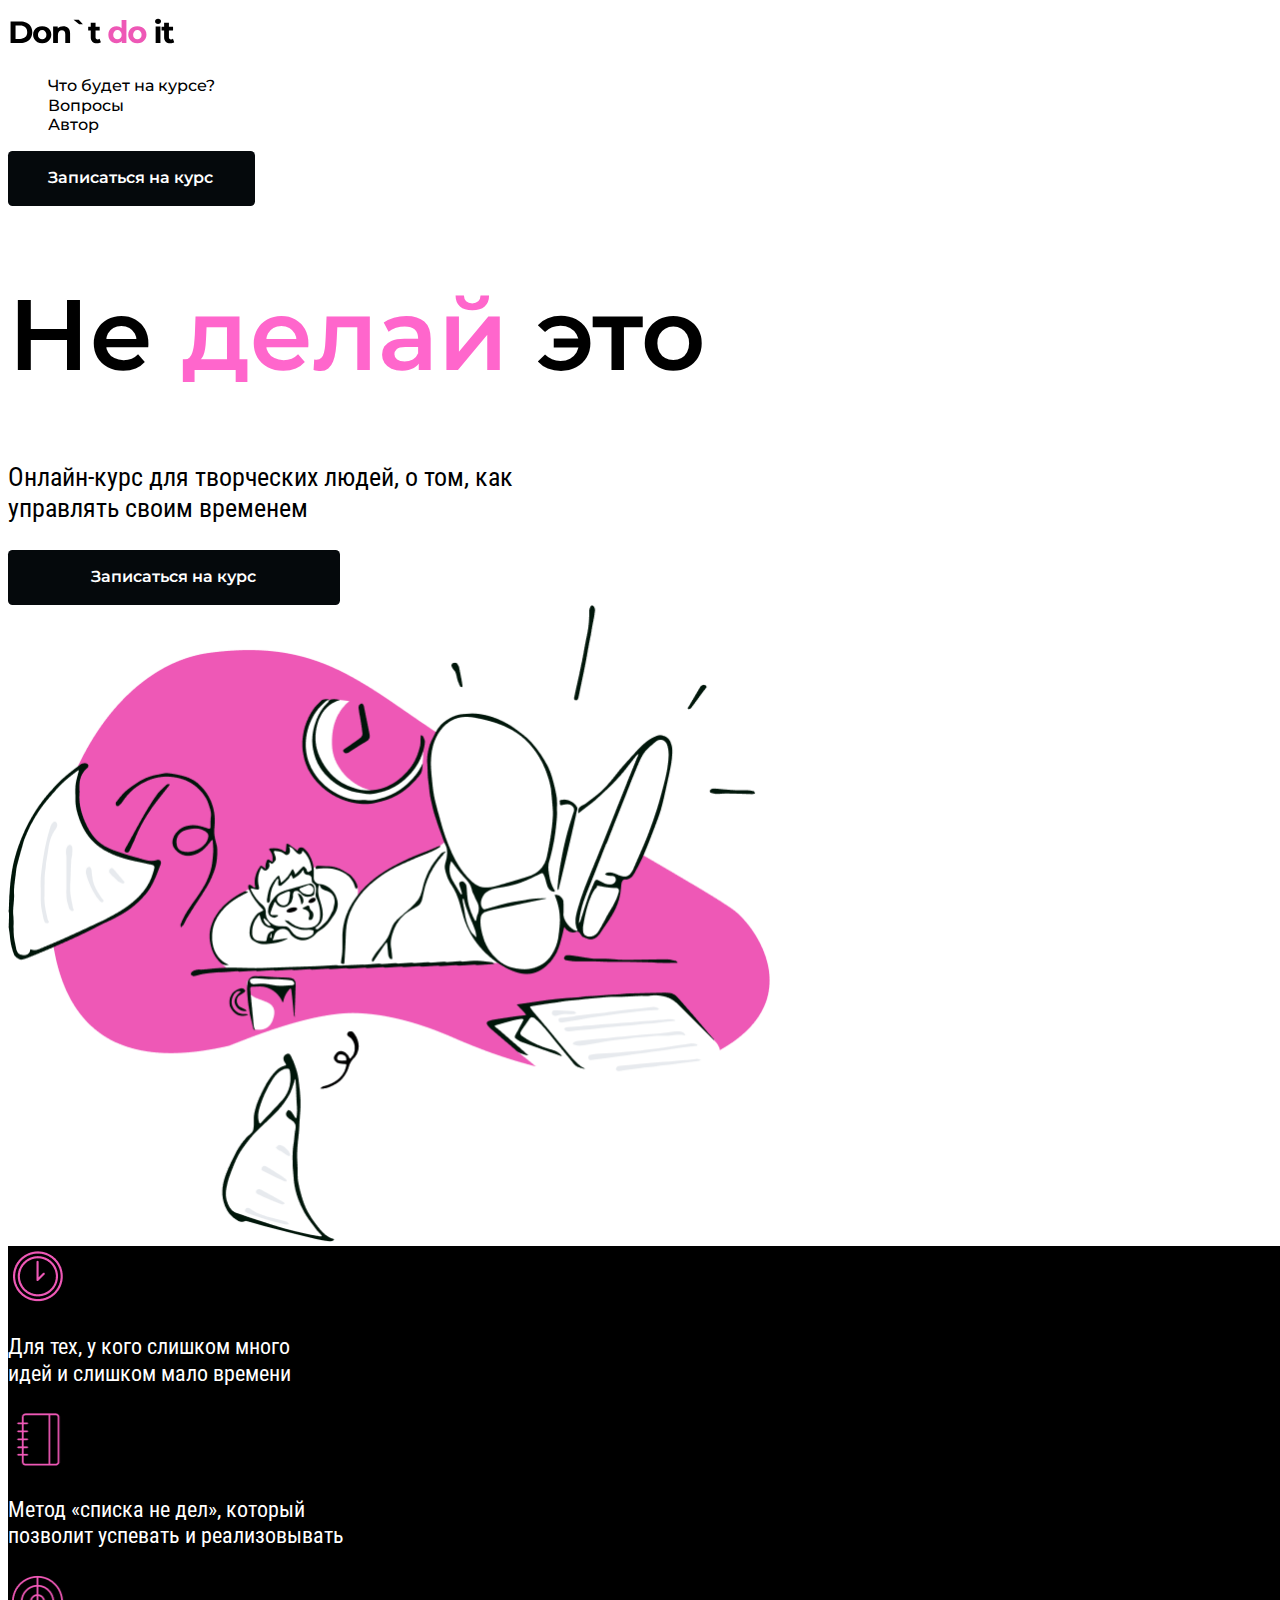
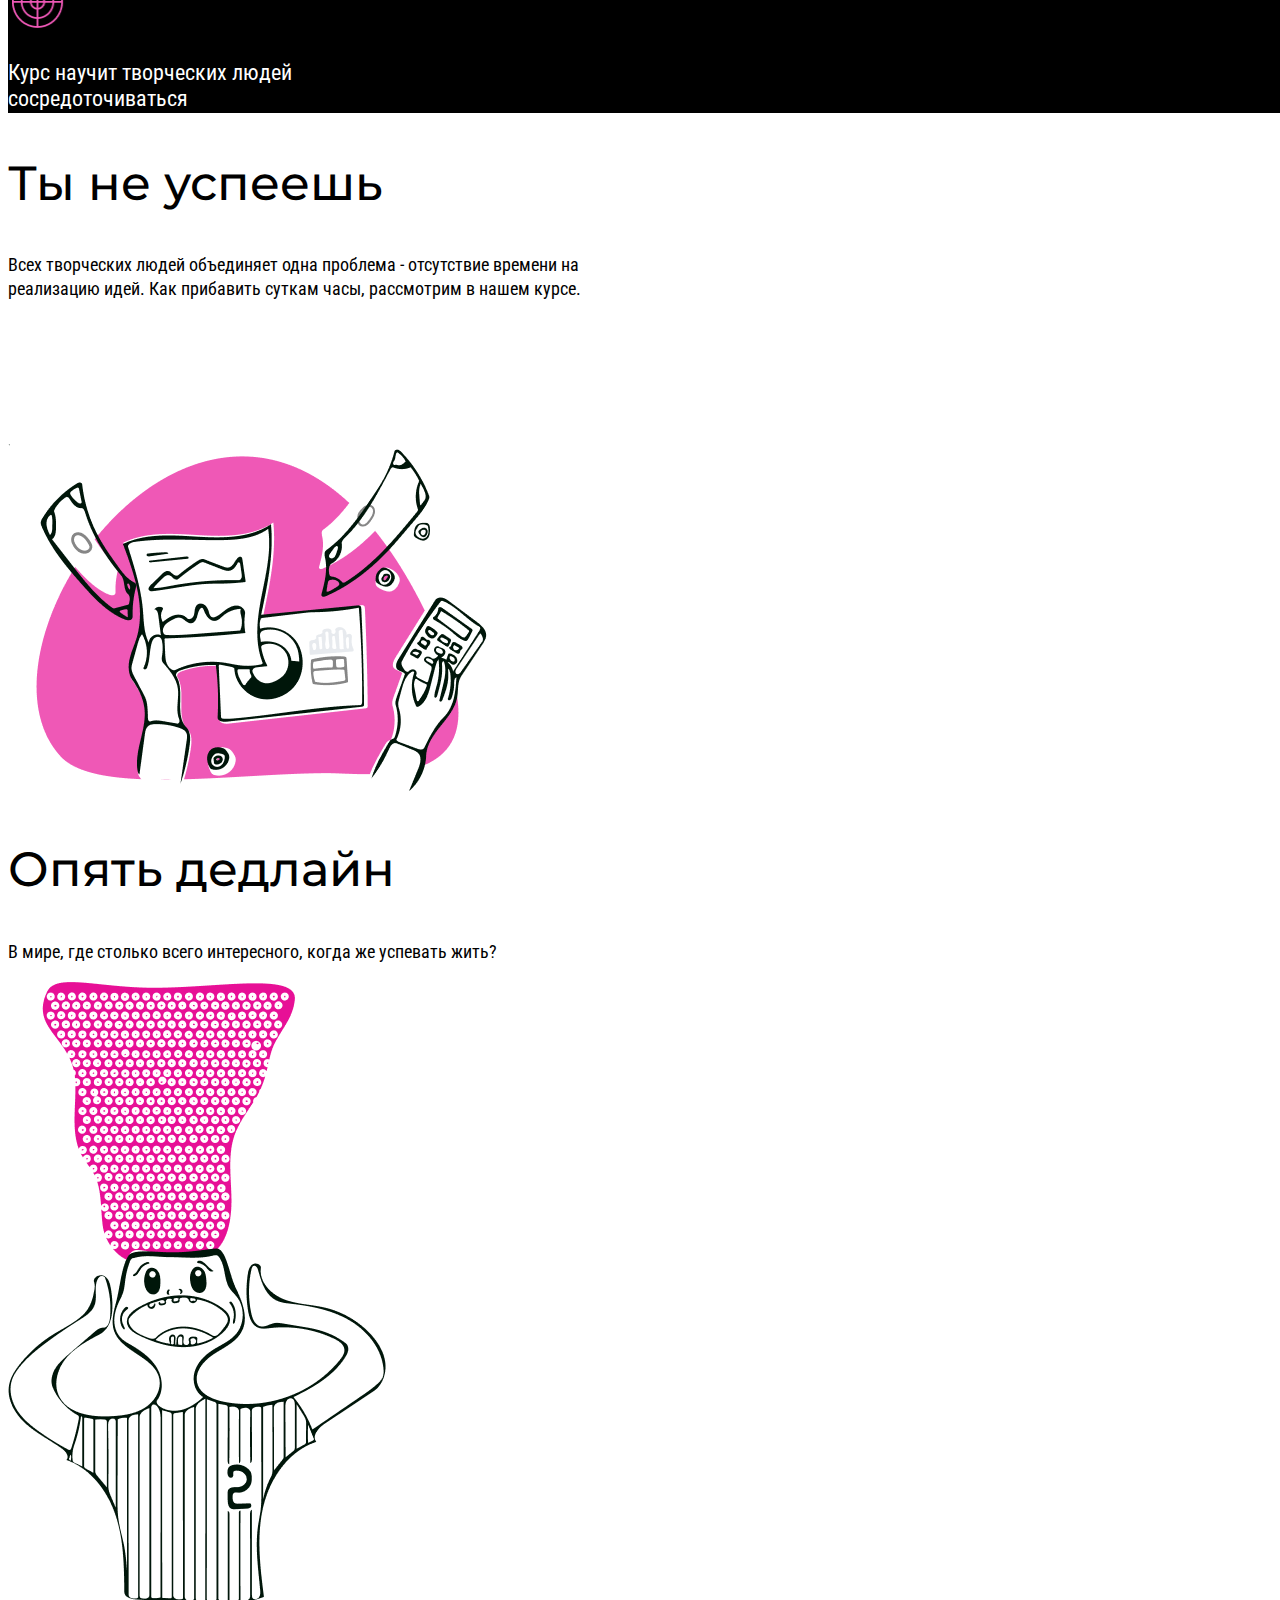
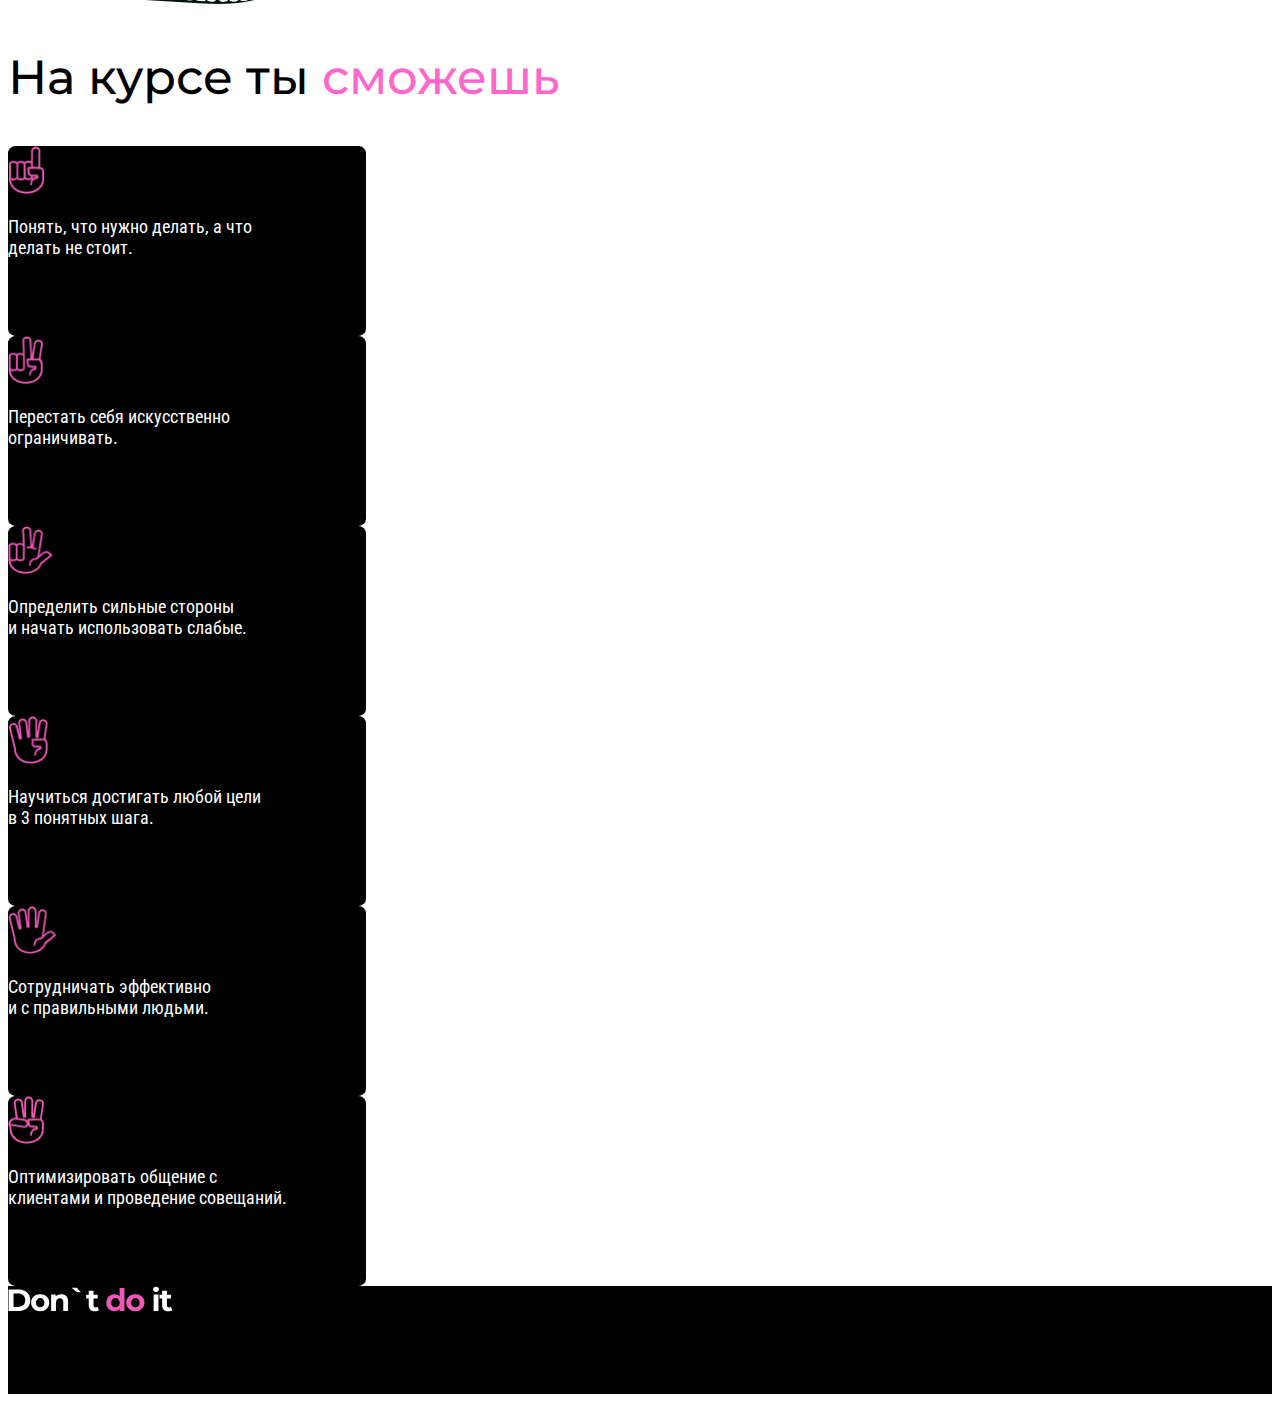
<file: lw5/index.html>
<!DOCTYPE html>
<html lang="ru">
<head>
   	<meta charset="utf-8">
	<title>Don't do it</title>
	<link href="css/style.css" rel="stylesheet" type="text/css">
	<link href="https://fonts.googleapis.com/css2?family=Montserrat:wght@500;600;700&family=Noto+Sans:wght@700&family=Roboto+Condensed&display=swap" rel="stylesheet">
</head>
<body>

  <div class= "header">
    <img src="images/Frame_84.svg" alt="logo">
    <ul class= "header__menu">
      <li>Что будет на курсе?</li>
      <li>Вопросы</li>
      <li>Автор</li>
    </ul>	
    <div class= "button header__button">
      <p class= "button__text">Записаться на курс</p>
    </div>
  </div>

  <div class= "registration">
  	<h1 class= "registration__text">Не <span class= "colortext registration__colortext">делай</span> это</h1>
  	<p class= "registration__description">Онлайн-курс для творческих людей, о том, как<br>
  	управлять своим временем </p>
  	<div class= "button registration__button">
  	  <p class= "button__text_second">Записаться на курс</p>
  	</div>
  	<img class= "registration__illustration" src="images/Done.png" alt="a person is resting">
  </div>

  <div class= "focus">
    <div class= "time">
      <img class= "icon time__icon" src="images/Time.png" alt="time">
      <p class= "txt time__txt">Для тех, у кого слишком много<br>идей и слишком мало времени</p>
    </div>
    <div class= "notebook">
      <img class= "icon notebook__icon" src="images/notebook.png" alt="notebook">
      <p class= "txt notebook__txt">Метод «списка не дел», который<br>позволит успевать и реализовывать</p>
    </div>
    <div class= "target">
      <img class= "icon target__icon" src="images/target.png" alt="target">
      <p class= "txt target__txt">Курс научит творческих людей<br>сосредоточиваться</p>
    </div>
  </div>

  <div class= "reasoning">
  	<div class= "reasoning__time">
  	  <h2 class= "title time__title">Ты не успеешь</h2>
  	  <p class= "info time__info">Всех творческих людей объединяет одна проблема - отсутствие времени на<br>реализацию идей. Как прибавить суткам часы, рассмотрим в нашем курсе.</p>
  	  <img src="images/Finances.png" alt="finances">
  	</div>
  	<div class= "reasoning__deadline">
  	  <h2 class= "title deadline__title">Опять дедлайн</h2>
  	  <p class= "info deadline__info">В мире, где столько всего интересного, когда же успевать жить?</p>
  	  <img src="images/Mind_Blowing.png" alt="Mind Blowing">
  	</div>

    <div class= "opportunities">
  	  <h2 class= "opportunities__title">На курсе ты <span class= "colortext">cможешь</span></h2>
      <div class= "opportunities__list">
	    <div class= "item">    
      	  <img class= "item__hand_first" src="images/first.png" alt="first">
      	  <p>Понять, что нужно делать, а что <br>делать не стоит.</p>
        </div>
        <div class= "item"> 
       	  <img class= "item__hand_second" src="images/second.png" alt="second">
      	  <p>Перестать себя искусственно <br>ограничивать.</p>
        </div>
        <div class= "item">
      	  <img class= "item__hand_third" src="images/third.png" alt="third">
      	  <p>Определить сильные стороны <br>и начать использовать слабые.</p>
        </div>
        <div class= "item">
      	  <img class= "item__hand_fourth" src="images/fourth.png" alt="fourth">
      	  <p>Научиться достигать любой цели <br>в 3 понятных шага.</p>	
        </div>
        <div class= "item">
      	  <img class= "item__hand_fifth" src="images/fifth.png" alt="fifth">
      	  <p>Сотрудничать эффективно <br>и с правильными людьми.</p>	
        </div>
        <div class= "item">
      	  <img class= "item__hand_sixth" src="images/sixth.png" alt="sixth">
      	  <p>Оптимизировать общение с <br>клиентами и проведение совещаний.</p>	
        </div>
      </div>
    </div>
  </div>

  <div class= "footer">
  	<img src="images/logo.svg" alt="logo">
  </div>

</body>
</html>
</file>
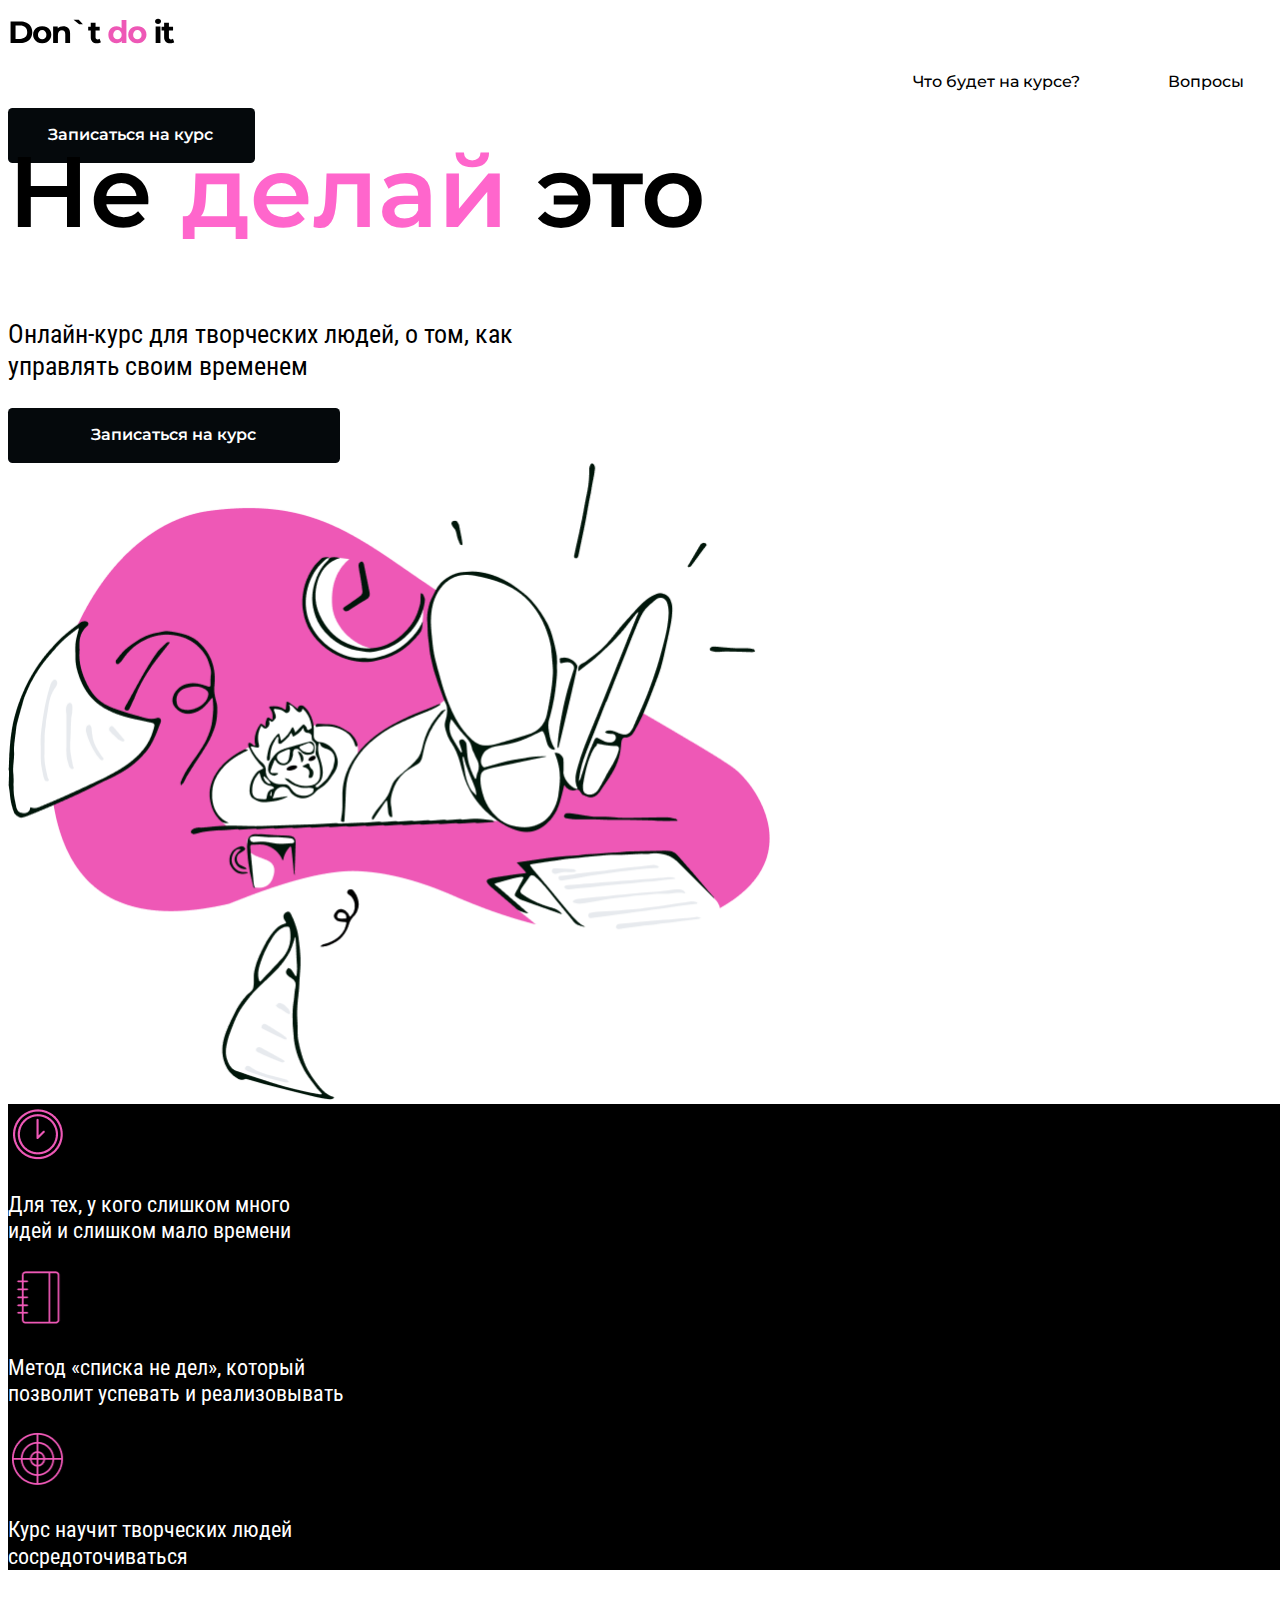
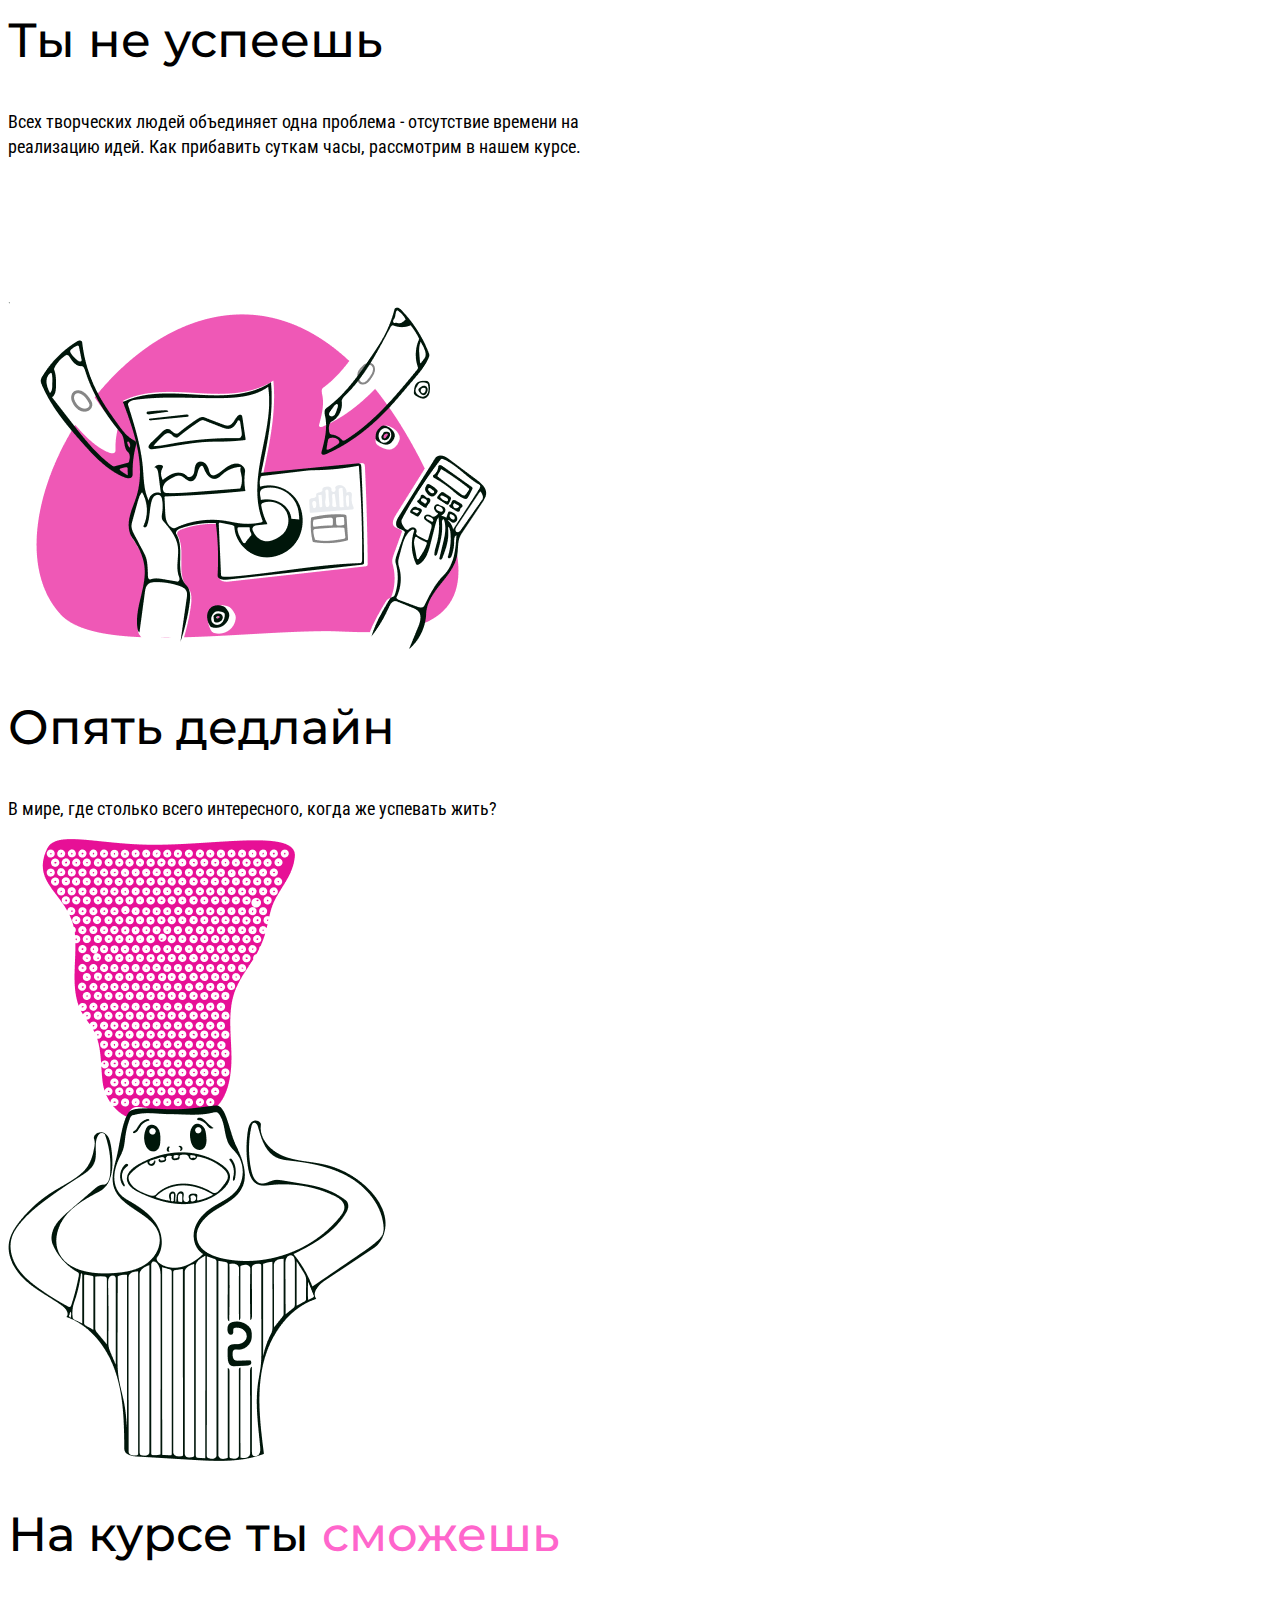
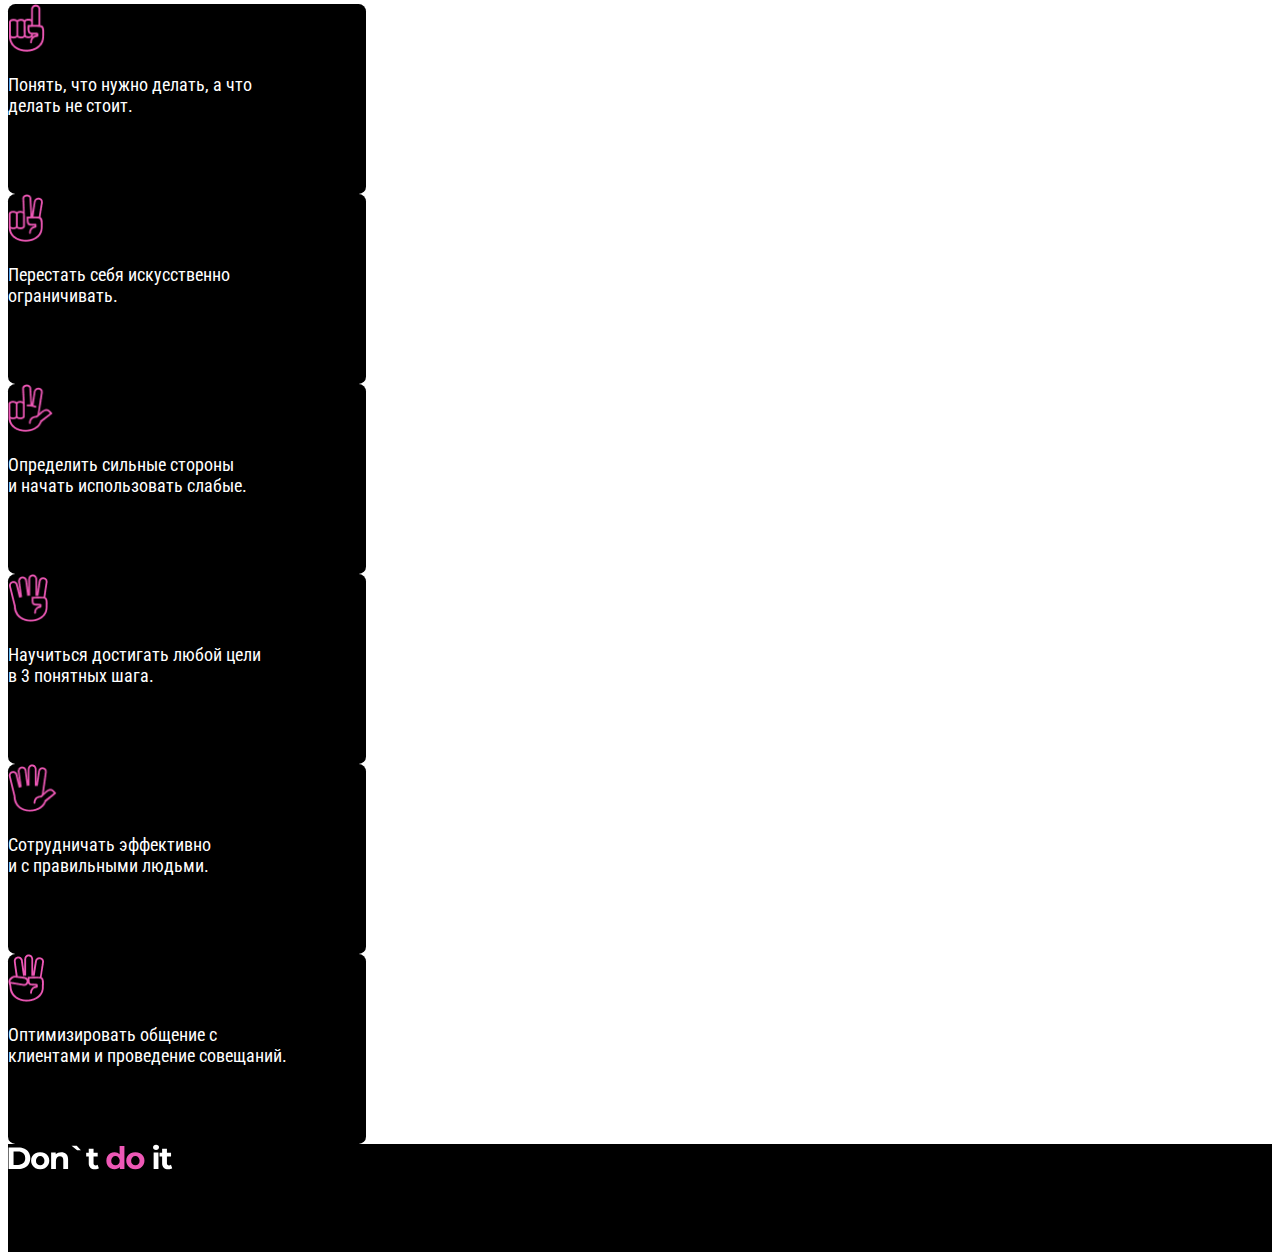
<file: lw6/index.html>
<!DOCTYPE html>
<html lang="ru">
<head>
   	<meta charset="utf-8">
	<title>Don't do it</title>
	<link href="css/style.css" rel="stylesheet" type="text/css">
	<link href="https://fonts.googleapis.com/css2?family=Montserrat:wght@500;600;700&family=Noto+Sans:wght@700&family=Roboto+Condensed&display=swap" rel="stylesheet">
</head>
<body>

  <div class= "header">
    <img class="header__logo" src="images/Frame_84.svg" alt="logo">
    <ul class= "header__menu">
      <li>Что будет на курсе?</li>
      <li>Вопросы</li>
      <li>Автор</li>
    </ul>	
    <div class= "button header__button">
      <p class= "button__text">Записаться на курс</p>
    </div>
  </div>

  <div class= "registration">
  	<h1 class= "registration__text">Не <span class= "colortext registration__colortext">делай</span> это</h1>
  	<p class= "registration__description">Онлайн-курс для творческих людей, о том, как<br>
  	управлять своим временем </p>
  	<div class= "button registration__button">
  	  <p class= "button__text_second">Записаться на курс</p>
  	</div>
  	<img class= "registration__illustration" src="images/Done.png" alt="a person is resting">
  </div>

  <div class= "focus">
    <div class= "time">
      <img class= "icon time__icon" src="images/Time.png" alt="time">
      <p class= "txt time__txt">Для тех, у кого слишком много<br>идей и слишком мало времени</p>
    </div>
    <div class= "notebook">
      <img class= "icon notebook__icon" src="images/notebook.png" alt="notebook">
      <p class= "txt notebook__txt">Метод «списка не дел», который<br>позволит успевать и реализовывать</p>
    </div>
    <div class= "target">
      <img class= "icon target__icon" src="images/target.png" alt="target">
      <p class= "txt target__txt">Курс научит творческих людей<br>сосредоточиваться</p>
    </div>
  </div>

  <div class= "reasoning">
  	<div class= "reasoning__time">
  	  <h2 class= "title time__title">Ты не успеешь</h2>
  	  <p class= "info time__info">Всех творческих людей объединяет одна проблема - отсутствие времени на<br>реализацию идей. Как прибавить суткам часы, рассмотрим в нашем курсе.</p>
  	  <img src="images/Finances.png" alt="finances">
  	</div>
  	<div class= "reasoning__deadline">
  	  <h2 class= "title deadline__title">Опять дедлайн</h2>
  	  <p class= "info deadline__info">В мире, где столько всего интересного, когда же успевать жить?</p>
  	  <img src="images/Mind_Blowing.png" alt="Mind Blowing">
  	</div>

    <div class= "opportunities">
  	  <h2 class= "opportunities__title">На курсе ты <span class= "colortext">cможешь</span></h2>
      <div class= "opportunities__list">
	    <div class= "item">    
      	  <img class= "item__hand_first" src="images/first.png" alt="first">
      	  <p>Понять, что нужно делать, а что <br>делать не стоит.</p>
        </div>
        <div class= "item"> 
       	  <img class= "item__hand_second" src="images/second.png" alt="second">
      	  <p>Перестать себя искусственно <br>ограничивать.</p>
        </div>
        <div class= "item">
      	  <img class= "item__hand_third" src="images/third.png" alt="third">
      	  <p>Определить сильные стороны <br>и начать использовать слабые.</p>
        </div>
        <div class= "item">
      	  <img class= "item__hand_fourth" src="images/fourth.png" alt="fourth">
      	  <p>Научиться достигать любой цели <br>в 3 понятных шага.</p>	
        </div>
        <div class= "item">
      	  <img class= "item__hand_fifth" src="images/fifth.png" alt="fifth">
      	  <p>Сотрудничать эффективно <br>и с правильными людьми.</p>	
        </div>
        <div class= "item">
      	  <img class= "item__hand_sixth" src="images/sixth.png" alt="sixth">
      	  <p>Оптимизировать общение с <br>клиентами и проведение совещаний.</p>	
        </div>
      </div>
    </div>
  </div>

  <div class= "footer">
  	<img src="images/logo.svg" alt="logo">
  </div>

</body>
</html>
</file>
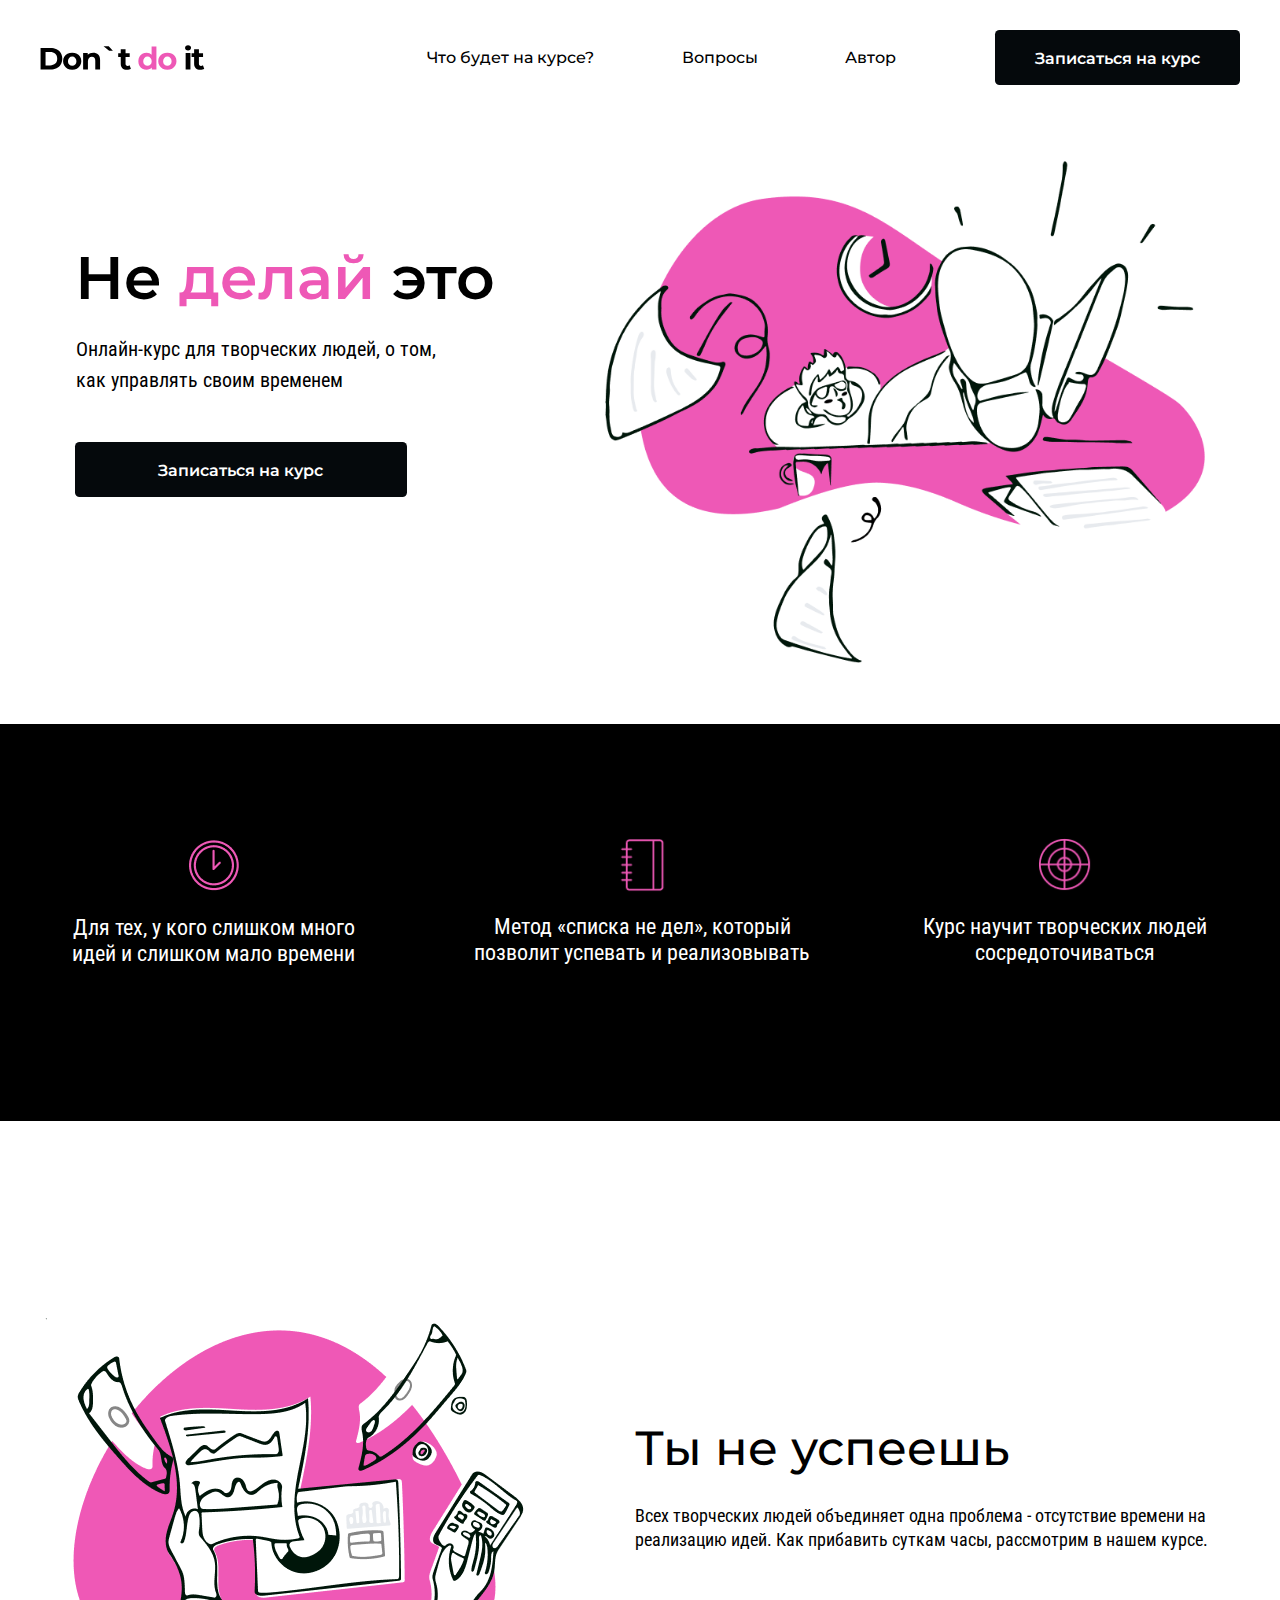
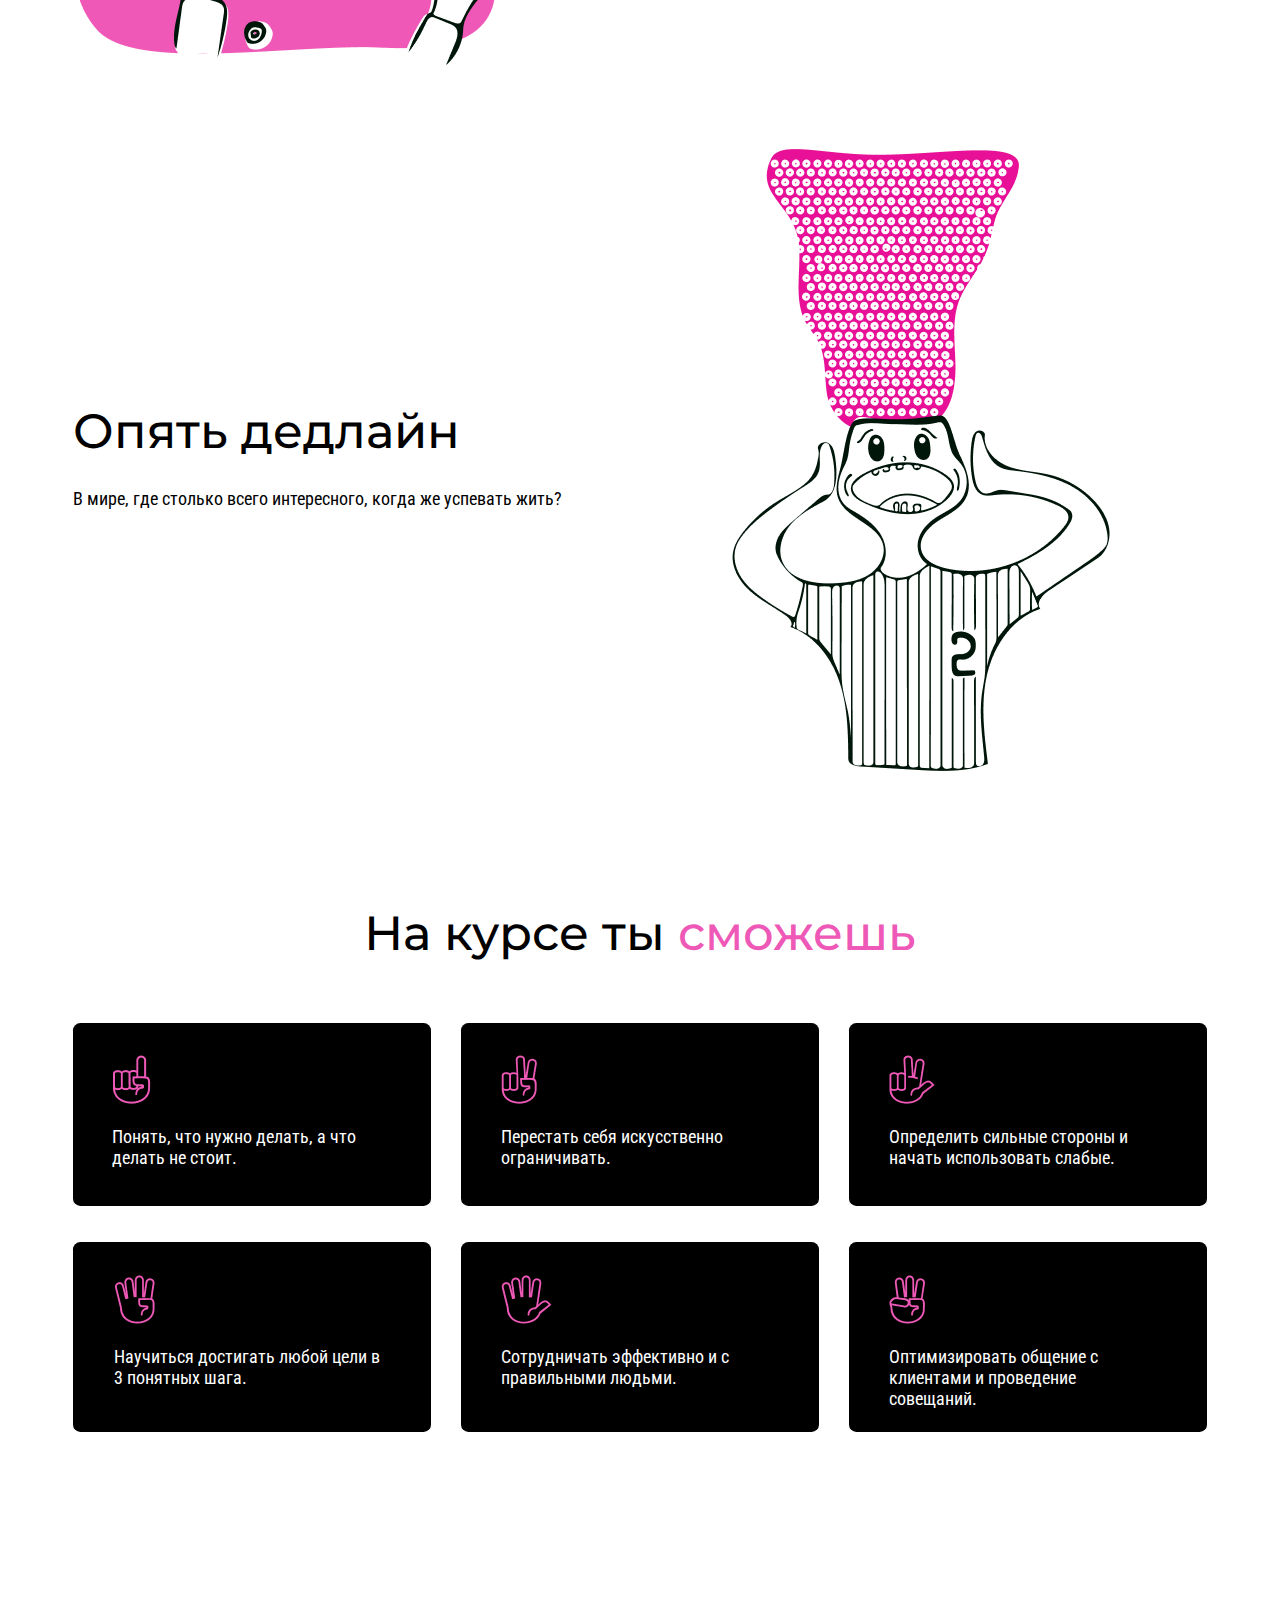
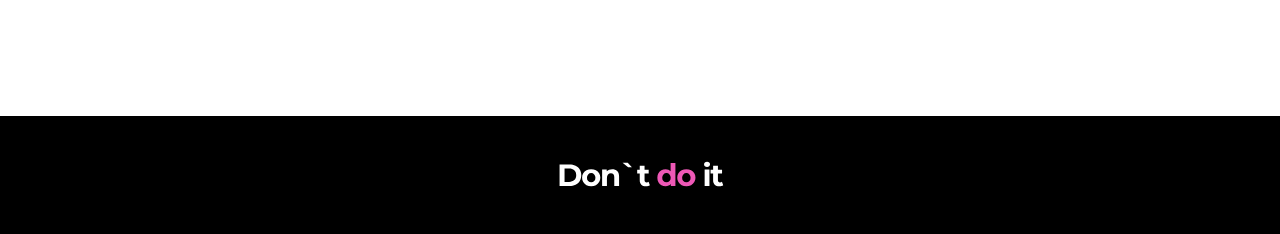
<file: lw7/index.html>
<!DOCTYPE html>
<html>
<head>
  <meta charset="UTF-8">
  <meta name="viewport">
  <link rel="stylesheet" href="css/style.css">
  <link href="https://fonts.googleapis.com/css2?family=Montserrat:wght@500;600;700&family=Roboto&family=Roboto+Condensed&display=swap" rel="stylesheet">
  <title>Dont do it</title>
</head>
<body>
  <header class="header">
    <img class="header__logo" src="images/logo_headers.svg" alt="logo-header">
    <div class="header__interactive">
      <div class="header__menu">
        <ul class="header__list">
          <li class="header__list__element">Что будет на курсе?</li>
          <li class="header__list__element">Вопросы</li>
          <li class="header__list__element">Автор</li>
        </ul>
      </div>
      <div class="button button_short">Записаться на курс</div>
    </div>
  </header>
  <main>
    <section class="offer">
      <div class="offer__content">
        <h1 class="offer__title">Не <span class="pink">делай</span> это</h1>
        <p class="offer__text text">Онлайн-курс для творческих людей, о том, как управлять своим временем</p>
        <div class="button button_long">Записаться на курс</div>
      </div>
      <img class="offer__img" src="images/main_img.png" alt="">
    </section>

    <section class="features">
      <div class="features__blocks features__block1">
        <img class="features__img" src="images/time.png" alt="">
        <h3 class="features__description">Для тех, у кого слишком много идей и слишком мало времени</h3>
      </div>

      <div class="features__blocks features__block2">
        <img class="features__img" src="images/notepad.png" alt="">
        <h3 class="features__description">Метод «списка не дел», который позволит успевать и реализовывать</h3>
      </div>

      <div class="features__blocks features__block3">
        <img class="features__img" src="images/target.png" alt="">
        <h3 class="features__description">Курс научит творческих людей сосредоточиваться</h3>
      </div>
    </section>

    <section class="reasoning">
      <div class="reasoning__first-block">
        <img class="reasoning__img" src="images/finances.png" alt="">
        <div class="reasoning__first-block__content">
          <h2 class="reasoning__heading">Ты не успеешь</h2>
          <p class="reasoning__first-block__text">
           Всех творческих людей объединяет одна проблема - отсутствие времени на реализацию идей.
           Как прибавить суткам часы, рассмотрим в нашем курсе.
          </p>
        </div>
      </div>

      <div class="reasoning__second-block">
        <div class="reasoning__second-block__content">
          <h2 class="reasoning__heading">Опять дедлайн</h2>
          <p class="reasoning__second-block__text">В мире, где столько всего интересного, когда же успевать жить?</p>
        </div>
        <img class="reasoning__img" src="images/mind_blowing.png" alt="">
      </div>
    </section>

    <section class="description">
      <h2 class="description__heading">На курсе ты <span class="pink">сможешь</span></h2>

      <div class="description__blocks">
        <div class="description__block description__block1">
          <img src="images/one_fing.png" alt="">
          <p class="description__text">Понять, что нужно делать, а что делать не стоит.</p>
        </div>

        <div class="description__block description__block2">
          <img src="images/two_fings.png" alt="">
          <p class="description__text">Перестать себя искусственно ограничивать.</p>
        </div>

        <div class="description__block description__block3">
          <img src="images/three_fings_first.png" alt="">
          <p class="description__text">Определить сильные стороны и начать использовать слабые.</p>
        </div>

        <div class="description__block description__block4">
          <img src="images/four_fings.png" alt="">
          <p class="description__text">Научиться достигать любой цели в 3 понятных шага.</p>
        </div>

        <div class="description__block description__block5">
          <img src="images/five_fings.png" alt="">
          <p class="description__text">Сотрудничать эффективно и с правильными людьми.</p>
        </div>

        <div class="description__block description__block6">
          <img src="images/three_fings_second.png" alt="">
          <p class="description__text">Оптимизировать общение с клиентами и проведение совещаний.</p>
        </div>
      </div>
    </section>
  </main>
  <footer class="footer">
    <img src="images/logo_footer.svg" alt="logo-footer">
  </footer>
</body>
</html>
</file>
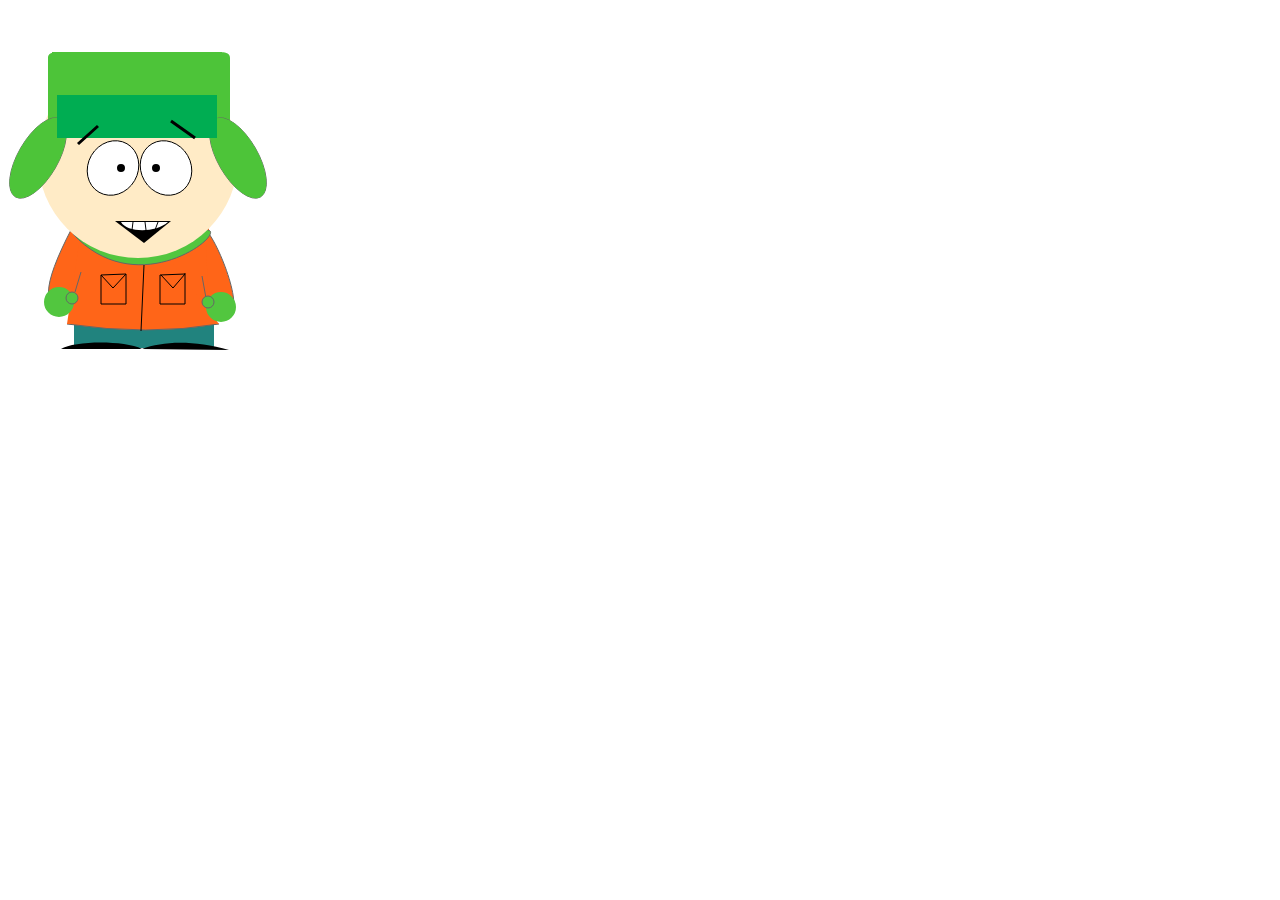
<file: lw14/Kyle.html>
﻿<!DOCTYPE html>
<html>
<head>
	<title>South Park</title>
	<meta charset="utf-8">
	<script src="Kyle.js"></script>
</head>
<body>
	<canvas id="myCanvas" width="600px" height="700px"></canvas>
</body>
</html>
</file>
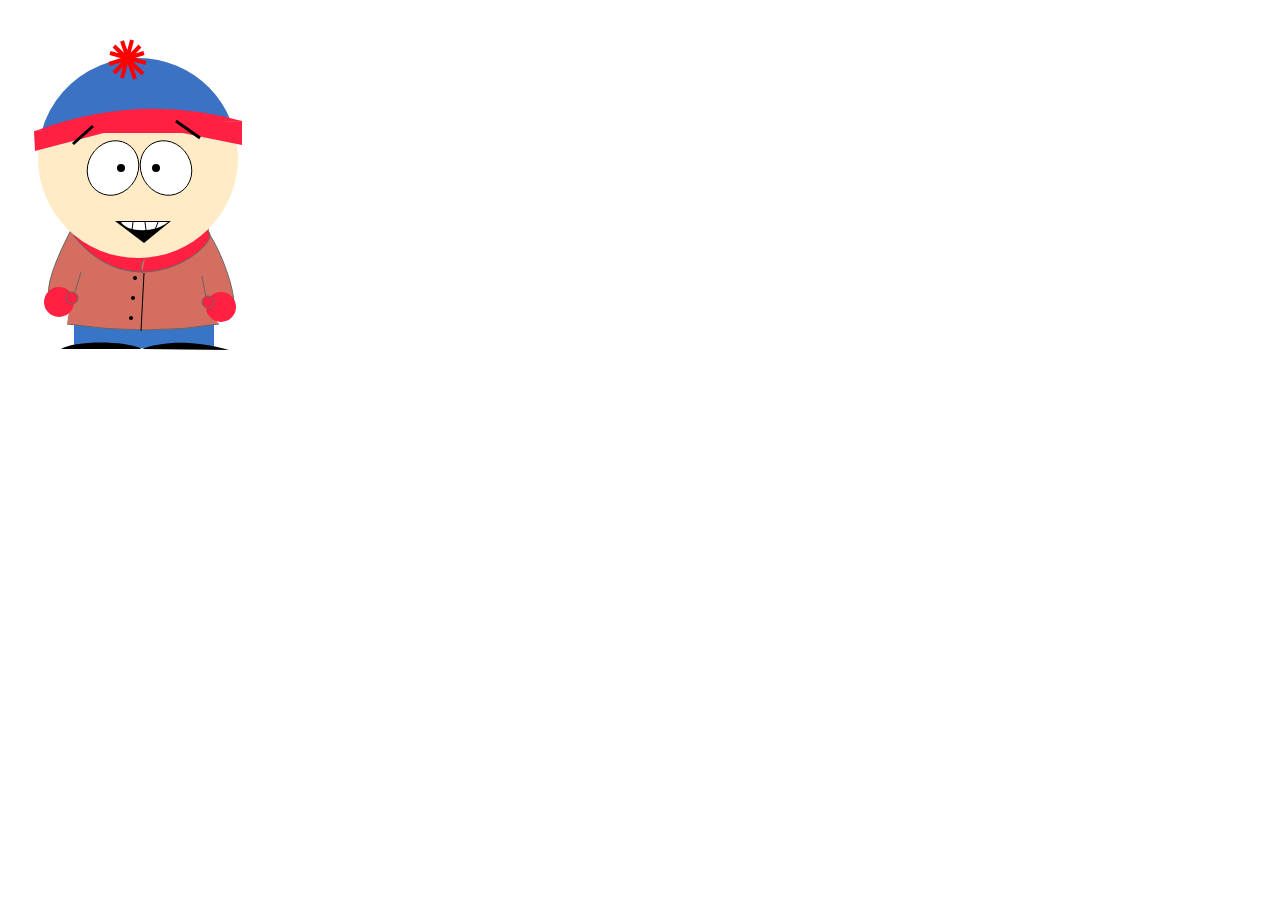
<file: lw14/Stan.html>
﻿<!DOCTYPE html>
<html>
<head>
	<title>South Park</title>
	<meta charset="utf-8">
	<script src="Stan.js"></script>
</head>
<body>
	<canvas id="myCanvas" width="600px" height="700px"></canvas>
</body>
</html>
</file>
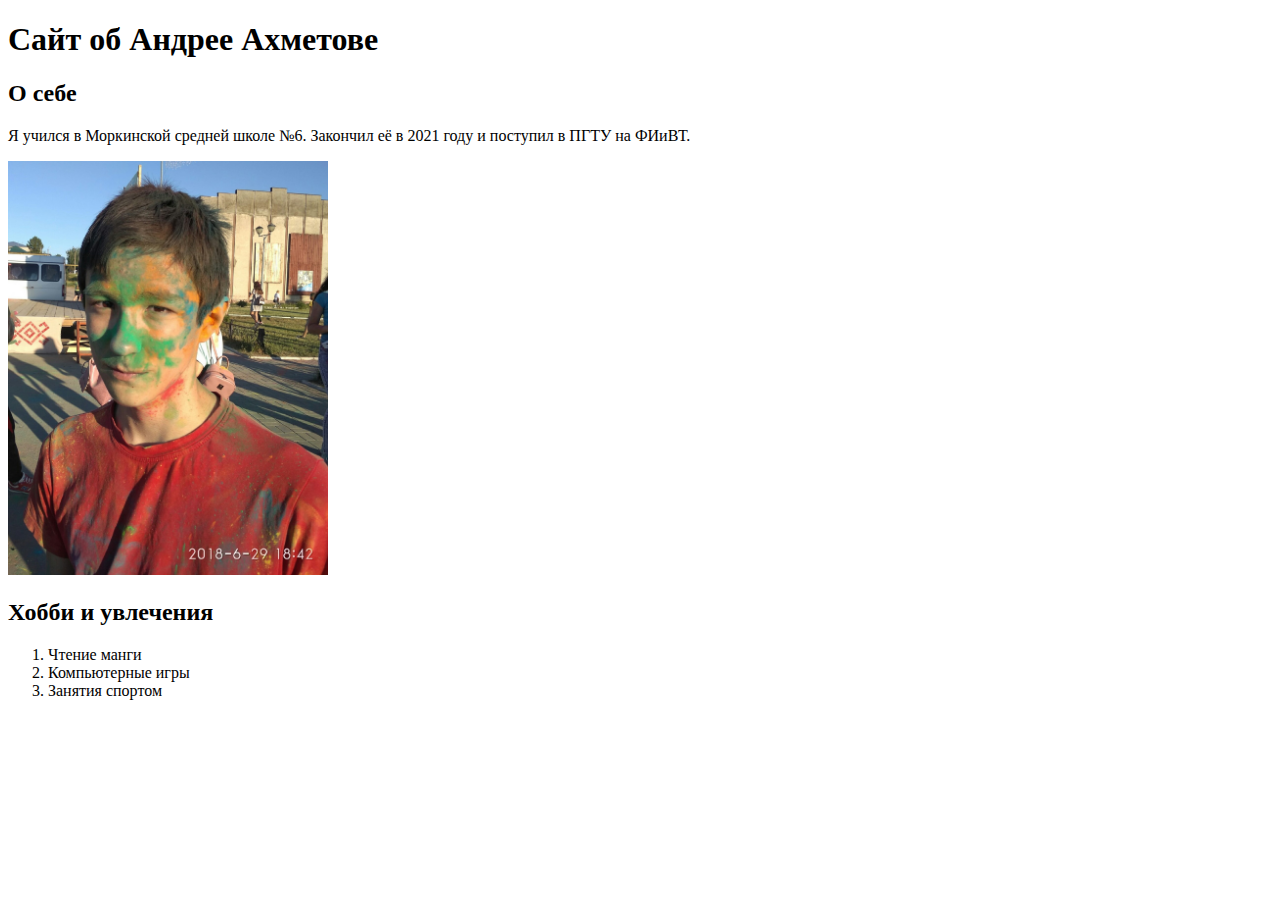
<file: lw4/site.html>
<!DOCTYPE html>
<html lang='ru'>
<head>
  <meta charset="UTF-8" />
  <title>Сайт обо мне</title>
</head>
<body>
  <header>
  	<h1>Сайт об Андрее Ахметове</h1>
  </header>
  <section>
  	<h2>О себе</h2>
  	<p>
  	  Я учился в Моркинской средней школе №6. Закончил её в 2021 году и поступил в ПГТУ на ФИиВТ.	
  	</p>
  	<img src="photo.jpg" width="320" alt="My photo" />
  	<h2>Хобби и увлечения</h2>
  	<ol>
      <li>Чтение манги</li>
      <li>Компьютерные игры</li>
      <li>Занятия спортом
  	</ol>
  </section>
</body>
</html>
</file>
<file: lw5/css/style.css>
.header__menu
{
	list-style-type: none;
	font: normal 500 16px / 19.5px Montserrat;
}

.button
{
    background-color: #05090C;
    border-radius: 4.59px;
    font: normal 600 16px / 16.46px Montserrat;
	color: #FFF;
}

.header__button
{
	width: 247px;
	height: 55px;
}

.button__text
{
    padding: 19px 40px;
}

.registration__text
{
	font: normal 600 100px / 122.35px Montserrat;
}

.colortext
{
	color: #f6c;
}

.registration__description
{
	font: normal 400 26px / 31.2px Roboto Condensed;
}

.registration__button
{
	width: 332px;
	height: 55px;
}

.button__text_second
{
    padding: 19px 82.5px;
}

.registration__illustration
{
	width: 762px;
	height: 637px;
}

.focus
{
	width: 1920px;
	background-color: #000;
	font: normal 400 22px / 26px Roboto Condensed;
	color: #FFF;
}

.icon
{
	width: 60px;
	height: 60px;
}

.txt
{
    font: normal 400 22px / 26.4px Roboto Condensed;
}

.title
{
	font: normal 500 48px / 60.51px Montserrat;
}

.info
{
	font: normal 400 18px / 24.3px Roboto Condensed;
}

.opportunities__title
{
	font: normal 500 48px / 58.51px Montserrat;
}

.item
{
	width: 358px;
	height: 190px;
	border-radius: 7.36px;
	color: #fff;
	background-color: #000;
	font: normal 400 18px / 21.09px Roboto Condensed;
}

.item__hand_first
{
	width: 37.16px;
	height: 48px;
}

.item__hand_second
{
	width: 35.03px;
	height: 48px;
}

.item__hand_third
{
	width: 44.94px;
	height: 48px;
}

.item__hand_fourth
{
	width: 39.58px;
	height: 48px;
}

.item__hand_fifth
{
	width: 49.46px;
	height: 48px;
}

.item__hand_sixth
{
	width: 35.51px;
	height: 48px;
}

.footer
{
	background-color: #000;
	height: 108px;
}
</file>
<file: lw6/css/style.css>
.header
{
	display:; flex;
	width: 1680px;
	height: 55px;
    margin: 30px, 120px, 0, 120px;

}

.header__menu
{
	list-style-type: none;
	font: normal 500 16px / 19.5px Montserrat;
	display: flex;
	justify-content: space-between;
	margin-left: 865px;
	margin-right: 346px;
	width: 469px
}

.button
{
    background-color: #05090C;
    border-radius: 4.59px;
    font: normal 600 16px / 16.46px Montserrat;
	color: #FFF;
	justify-content: flex-end;
}

.header__button
{
	width: 247px;
	height: 55px;
	justify-content: flex-end;
}

.header__logo
{
	display: flex;
	left: 0px;
	top: 5px;
}

.button__text
{
    padding: 19px 40px;
}

.registration__text
{
	font: normal 600 100px / 122.35px Montserrat;
}

.colortext
{
	color: #f6c;
}

.registration__description
{
	font: normal 400 26px / 31.2px Roboto Condensed;
}

.registration__button
{
	width: 332px;
	height: 55px;
}

.button__text_second
{
    padding: 19px 82.5px;
}

.registration__illustration
{
	width: 762px;
	height: 637px;
}

.focus
{
	width: 1920px;
	background-color: #000;
	font: normal 400 22px / 26px Roboto Condensed;
	color: #FFF;
}

.icon
{
	width: 60px;
	height: 60px;
}

.txt
{
    font: normal 400 22px / 26.4px Roboto Condensed;
}

.title
{
	font: normal 500 48px / 60.51px Montserrat;
}

.info
{
	font: normal 400 18px / 24.3px Roboto Condensed;
}

.opportunities__title
{
	font: normal 500 48px / 58.51px Montserrat;
}

.item
{
	width: 358px;
	height: 190px;
	border-radius: 7.36px;
	color: #fff;
	background-color: #000;
	font: normal 400 18px / 21.09px Roboto Condensed;
}

.item__hand_first
{
	width: 37.16px;
	height: 48px;
}

.item__hand_second
{
	width: 35.03px;
	height: 48px;
}

.item__hand_third
{
	width: 44.94px;
	height: 48px;
}

.item__hand_fourth
{
	width: 39.58px;
	height: 48px;
}

.item__hand_fifth
{
	width: 49.46px;
	height: 48px;
}

.item__hand_sixth
{
	width: 35.51px;
	height: 48px;
}

.footer
{
	background-color: #000;
	height: 108px;
}
</file>
<file: lw7/css/style.css>
* 
{
    margin: 0;
}


.header 
{
    margin: 0 auto;
    padding: 0 40px;
    margin-top: 30px;
    max-width: 1680px;
    display: flex;
    justify-content: space-between;
}

.offer__title 
{
    font: 600 100px/122.35% 'Montserrat', sans-serif;
    margin-bottom: 20px;
}

.text 
{
    font-family: 'Roboto', sans-serif;
}

.pink 
{
    color: #EE58B6;
}

.header__interactive 
{
    display: flex;
}

.header__menu 
{
    display: flex;
    align-items: center;
}

.header__list 
{
    min-width: 469px;
    padding: 0;
    display: flex;
    justify-content: space-between;
}

.header__list__element 
{
    display: inline;
    list-style-type: none;
    font: 500 16px/19.5px 'Montserrat', sans-serif;
}

.button 
{
    max-height: 55px;
    box-sizing: border-box;
    border-radius: 4.59px;
    background-color: #05090C;
    color: #fff;
    font: 600 16px 'Montserrat', sans-serif
}

.button_short 
{
    margin-left: 99px;
    padding: 19px 40px;
    max-width: 247px;
}

.button_long 
{
    margin-top: 46px;
    padding: 19px 82.5px;
    max-width: 332px;
}

.offer 
{
    max-width: 1580px;
    margin: 0 auto;
    margin-bottom: 61px;
    padding: 76px 0px 0px 14px;
    display: flex;
}

.offer__content 
{
    padding-top: 148px;
    max-width: 745px;
    margin-right: 78px;
}

.offer__text 
{
    margin: 0.69px;
    max-width: 585px;
    font: 400 26px/31px 'Roboto Condensed', sans-serif;
}

.features 
{
    background-color: #000;
    color: #fff;
    display: flex;
    justify-content: center;
    padding: 111px 0 153px;
}

.features__blocks 
{
    display: flex;
    flex-direction: column;
    align-items: center;
}

.features__block1 
{
    max-width: 290px;
    max-height: 145px;
    margin-right: 115px;
}

.features__block2 
{
    max-width: 337px;
    max-height: 132px;
    margin-right: 108px;
}

.features__block3 
{
    max-width: 293px;
    max-height: 132px;
}

.features__img 
{
    max-width: 60px;
    max-height: 60px;
}

.features__description 
{
    font: 400 22px/26.4px 'Roboto Condensed', sans-serif;
    text-align: center;
    margin-top: 20px;
}

.reasoning 
{
    margin: 0 auto;
    padding-top: 72px;
    padding-left: 10px;
    max-width: 1200px;
}

.reasoning__first-block
{
    display: flex;
}

.reasoning__second-block 
{
    margin-top: 46px;
    padding-left: 28px;
    display: flex;
}

.reasoning__first-block__content 
{
    margin-top: 225px;
    margin-left: 52px;
    max-width: 574px;
    max-height: 134.97px;
}

.reasoning__second-block__content 
{
    margin-top: 286px;
    margin-right: 146px;
    max-width: 574px;
    max-height: 131.1px;
}

.reasoning__heading 
{
    font: 500 48px/126.06% 'Montserrat', sans-serif;
}

.reasoning__first-block__text 
{
    font: 400 18px/24.3px 'Roboto Condensed', sans-serif;
    margin-top: 25.97px;
    max-width: 574px;
}

.reasoning__second-block__text 
{
    font: 400 18px/24.3px 'Roboto Condensed', sans-serif;
    margin-top: 26px;
    max-width: 574px;
}

.description 
{
    margin: 0 auto;
    margin-top: 98px;
    display: flex;
    flex-direction: column;
    align-items: center;
    max-width: 1135px;
}

.description__heading 
{
    font: 500 48px/59px 'Montserrat', sans-serif;
}

.description__blocks 
{
    margin-top: 60px;
    display: flex;
    flex-wrap: wrap;
}

.description__block 
{
    border-radius: 7.35723px;
    max-width: 358px;
    max-height: 190px;
    background-color: #000;
    color: #fff;
    box-sizing: border-box;
}

.description__block1 
{
    padding: 32.36px 48.98px 37.27px 39.95px;
}

.description__block2 
{
    padding: 32.36px 48.5px 37.27px 40.24px;
    margin-left: 30px;
}

.description__block3 
{
    padding: 32.36px 48.02px 37.27px 40.62px;
    margin-left: 30px;
}

.description__block4 
{
    padding: 33.22px 48.98px 37.27px 41.12px;
    margin-top: 36px;
}

.description__block5 
{
    padding: 33.22px 48.98px 37.27px 40.62px;
    margin-top: 36px;
    margin-left: 30px;
}

.description__block6 
{
    padding: 33.22px 48.98px 37.27px 40.12px;
    margin-top: 36px;
    margin-left: 30px;
}

.description__text 
{
    margin-top: 18.4px;
    font: 400 18px/21px 'Roboto Condensed', sans-serif;
    max-width: 270px;
}

.footer 
{
    margin-top: 284px;
    display: flex;
    justify-content: center;   
    padding: 35px 0;
    background-color: #000;
}

@media screen and (max-width:1630px) 
{
    .header__logo 
    {
        max-width: 210px;
    }

    .offer__title 
    {
        font-size: 75px;
    }

    .offer 
    {
        padding: 76px 20px 0 20px;
        justify-content: space-around;
    }

    .offer__content 
    {
        margin-right: 0px;
    }

    .offer__text 
    {
        font-size: 20px;
        max-width: 360px;
    }
}

@media screen and (max-width:1365px) 
{
    .offer__title 
    {
        font-size: 57px;
    }

    .offer__content 
    {
        margin-right: 50px;
    }
}

@media screen and (max-width:1300px) 
{
    .offer 
    {
        justify-content: space-around;
    }

    .offer__title 
    {
        font-size: 60px;
    }

    .offer__img 
    {
        max-width: 600px;
    }

    .offer__content 
    {
        margin-right: 0;
        padding-top: 80px;
    }
}

@media screen and (max-width:1200px) 
{
    .offer 
    {
        padding-top: 50px;
    }

    .header 
    {
        flex-direction: column;
    }

    .header__interactive 
    {
        margin-top: 10px;
    }

    .offer__title 
    {
        font-size: 50px;
    }

    .offer__img 
    {
        max-width: 540px;
    }

    .offer__content 
    {
        padding-top: 80px;
        margin-right: 10px;
    }

    .features 
    {
        justify-content: space-evenly;
    }

    .features__blocks 
    {
        margin: 0;
    }

    .for-whom__description 
    {
        font-size: 20px;
    }

    .reasoning 
    {
        padding: 0 25px;
        padding-top: 40px;
    }

    .reasoning__first-block__content 
    {
        margin-left: 0;
    }

    .reasoning__second-block__content 
    {
        margin-right: 0;
    }

    .description__blocks 
    {
        margin-top: 20px;
        justify-content: center;
    }

    .description__block 
    {
        margin: 0;
        margin-left: 20px;
        margin-top: 20px;
    }
}

@media screen and (max-width: 1000px) 
{
    .header__interactive 
    {
        width: 90%;
        justify-content: space-between;
    }

    .button_short 
    {
        margin-left: 0;
    }

    .offer 
    {
        padding-top: 60px;
        flex-direction: column-reverse;
        align-items: center;
    }

    .offer__content 
    {
        margin-right: 0;
        padding-top: 20px;
        align-items: center;
        justify-content: center;
    }

    .offer__text 
    {
        margin: 0 auto;
        margin-top: 10px;
        text-align: center;
    }

    .offer__title 
    {
        font-size: 70px;
    }

    .button_long 
    {
        margin: 0 auto;
        margin-top: 20px;
    }

    .offer__img 
    {
        max-width: 90%;
    }

    .features 
    {
        padding: 120px 0;
    }

    .features__blocks 
    {
        width: 30%;
    }

    .for-whom__description 
    {
        font-size: 16px;
    }

    .reasoning 
    {
        padding-top: 0;
    }

    .reasoning__first-block 
    {
        flex-direction: column;
        align-items: center;
    }

    .reasoning__second-block 
    {
        flex-direction: column-reverse;
        align-items: center;
        padding-left: 0;
    }

    .reasoning__img 
    {
        max-width: 75%;
    }

    .reasoning__first-block__content 
    {
        margin-top: 20px;
        display: flex;
        flex-direction: column;
        align-items: center;
    }

    .reasoning__second-block__content 
    {
        margin-top: 20px;
        display: flex;
        flex-direction: column;
        align-items: center;
    }

    .motivation_block__simple-text 
    {
        margin-top: 15px;
    }
}

@media screen and (max-width: 900px) 
{
    .header
    { 
        align-items: center;
    }

    .header__interactive 
    {
        flex-direction: column;
        margin-top: 2%;
    }

    .button_short 
    {
        margin-top: 15px;
        margin: 20px auto;
    }

    .header__menu 
    {
        width: 90%;
    }

    .header__list 
    {
        min-width: 0;
        width: 100%;
        justify-content: space-between;
    }
}

@media screen and (max-width: 700px) 
{
    .header 
    {
        margin-top: 15px;
    }

    .header__list__element 
    {
        font-size: 14px;
    }

    .button_short 
    {
        display: none;
    }

    .offer__title 
    {
        font-size: 60px;
    }

    .features 
    {
        flex-direction: column;
        align-items: center;
        padding: 50px 0;
    }

    .features__blocks 
    {
        width: 90%;
    }

    .features__img 
    {
        max-width: 50px;
        max-height: 50px;
    }

    .features__block2 
    {
        margin-top: 30px;
    }

    .features__block3 
    {
        margin-top: 30px;
    }

    .for-whom__description 
    {
        font-size: 18px;
    }

    .reasoning__heading 
    {
        font-size: 35px;
    }

    .description__block 
    {
        width: 90%;
        margin-left: 0;
    }

    .description__heading 
    {
        font-size: 35px;
    }

    .description__text 
    {
        font-size: 17px;
    }

}
</file>
